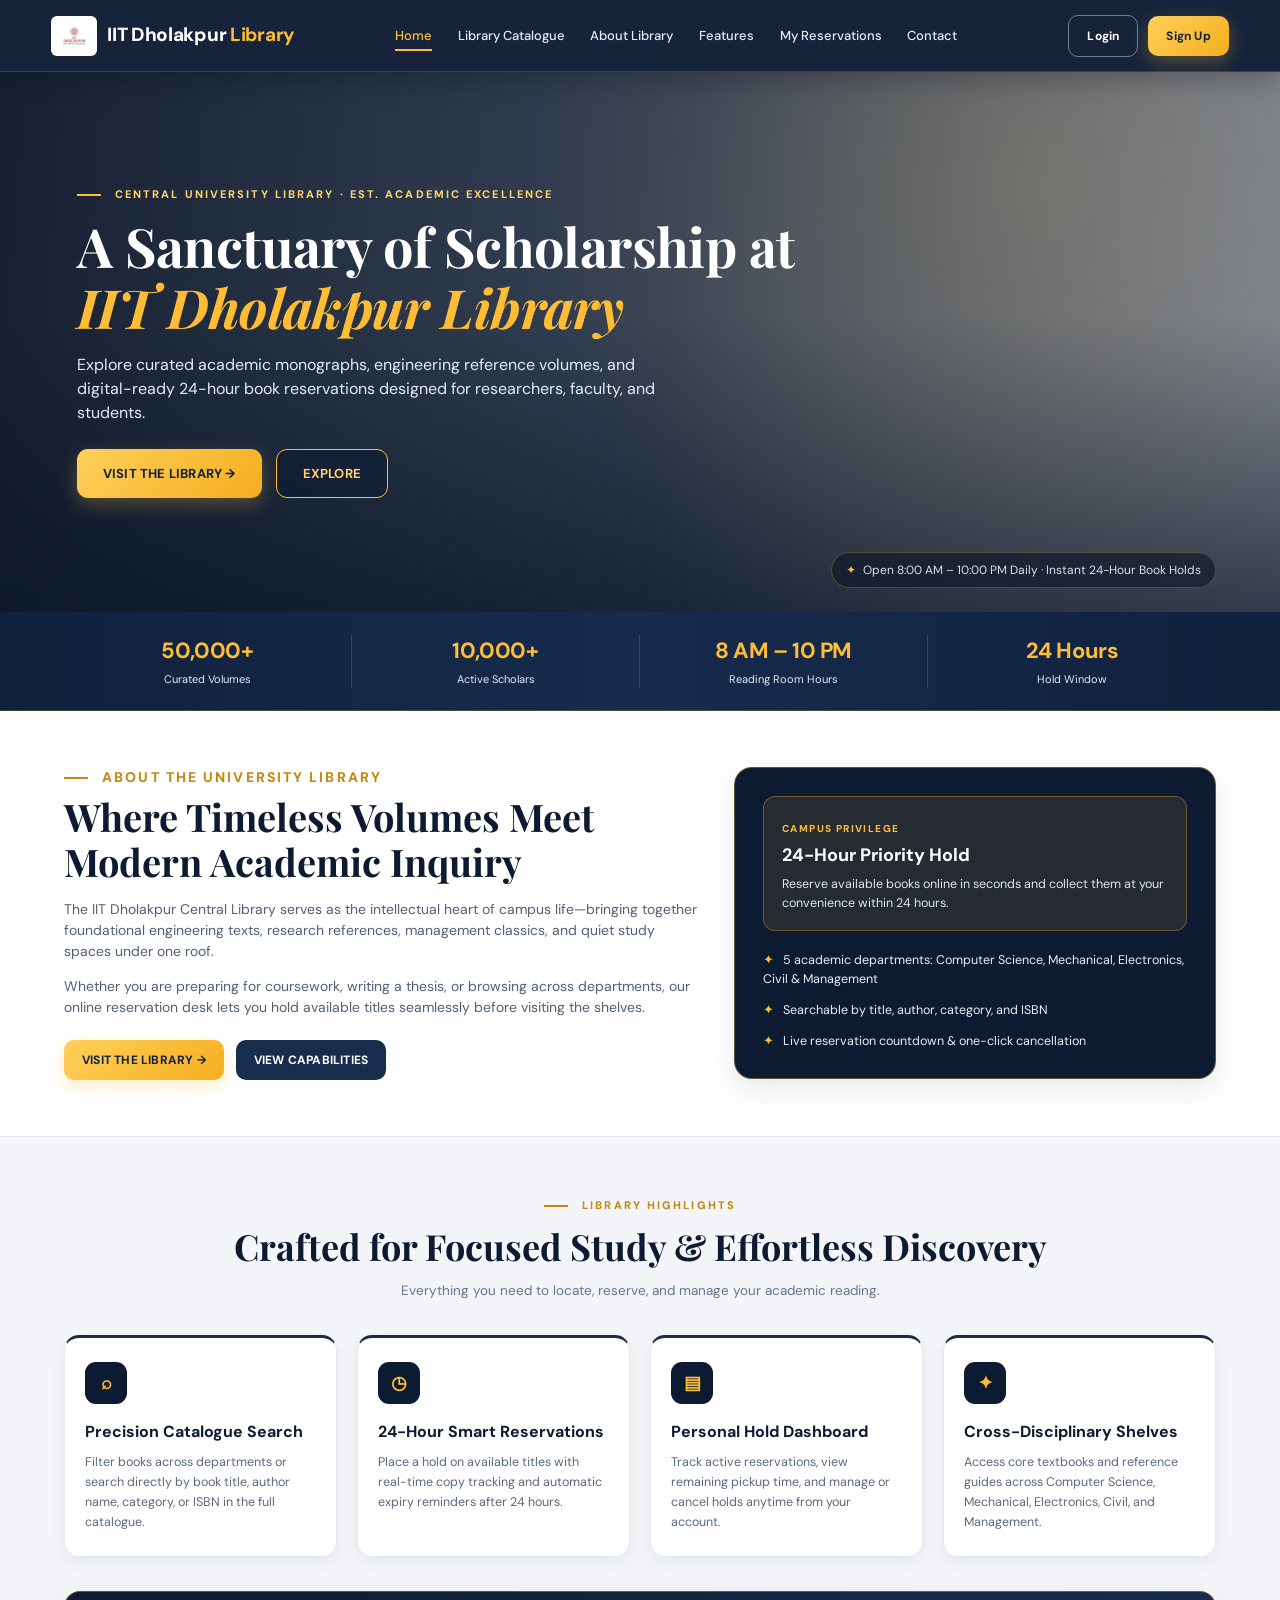
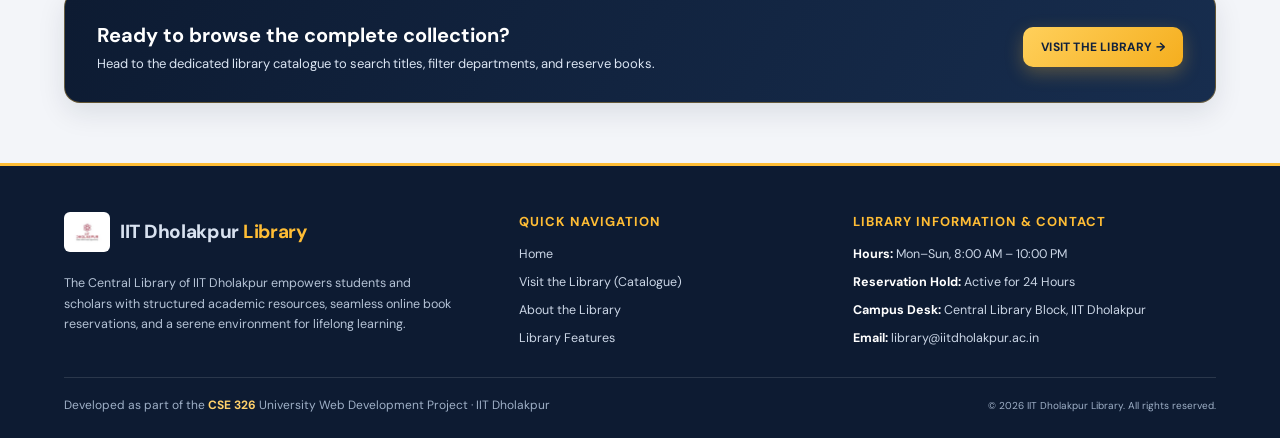
<file: lpu-library-redesign/index.html>
<!DOCTYPE html>
<html lang="en">
<head>
  <meta charset="UTF-8">
  <meta name="viewport" content="width=device-width, initial-scale=1.0">
  <meta name="theme-color" content="#0d1b32">
  <title>IIT Dholakpur Central Library | Premier University Knowledge Hub</title>
  <link rel="preconnect" href="https://fonts.googleapis.com">
  <link rel="preconnect" href="https://fonts.gstatic.com" crossorigin>
  <link href="https://fonts.googleapis.com/css2?family=DM+Sans:wght@400;500;600;700;800&family=Playfair+Display:ital,wght@0,600;0,700;1,600&display=swap" rel="stylesheet">
  <link rel="stylesheet" href="css/style.css">
  <script src="js/books.js" defer></script>
  <script src="js/app.js" defer></script>
</head>
<body class="landing-page">
  <header class="topbar">
    <a class="brand" href="index.html">
      <img class="brand-mark" src="assets/iit-dholakpur-logo.png" alt="IIT Dholakpur logo">
      <span>IIT Dholakpur <b>Library</b></span>
    </a>

    <nav class="main-nav" aria-label="Main navigation">
      <a href="index.html" class="active-link">Home</a>
      <a href="books.html">Library Catalogue</a>
      <a href="#about-library">About Library</a>
      <a href="#features">Features</a>
      <button id="myReservationsNav" class="nav-link" type="button">My Reservations</button>
      <a href="#contact">Contact</a>
    </nav>

    <div class="account-actions">
      <span id="userGreeting" class="user-greeting"></span>
      <button class="btn btn-outline" id="loginOpen" type="button">Login</button>
      <button class="btn btn-gold" id="signupOpen" type="button">Sign Up</button>
      <button class="btn btn-outline hidden" id="logoutBtn" type="button" onclick="setTimeout(function(){ window.location.href='index.html'; }, 350);">Log out</button>
    </div>

    <button class="mobile-menu" id="mobileMenu" aria-label="Toggle navigation" type="button">☰</button>
  </header>

  <main id="home">
    <section class="hero cinema-hero">
      <div class="hero-shade"></div>

      <div class="hero-content">
        <p class="eyebrow"><span></span> CENTRAL UNIVERSITY LIBRARY · EST. ACADEMIC EXCELLENCE</p>
        <h1>A Sanctuary of Scholarship at <em>IIT Dholakpur Library</em></h1>
        <p class="hero-copy">
          Explore curated academic monographs, engineering reference volumes, and digital-ready 24-hour book reservations designed for researchers, faculty, and students.
        </p>

        <div class="hero-cta-group">
          <a href="books.html" class="btn btn-gold btn-hero-primary">VISIT THE LIBRARY →</a>
          <a href="#about-library" class="btn btn-outline-gold btn-hero-secondary">EXPLORE</a>
        </div>
      </div>

      <div class="hero-note">
        <span>✦</span>
        Open 8:00 AM – 10:00 PM Daily · Instant 24-Hour Book Holds
      </div>
    </section>

    <section class="stats">
      <div><strong>50,000+</strong><span>Curated Volumes</span></div>
      <div><strong>10,000+</strong><span>Active Scholars</span></div>
      <div><strong>8 AM – 10 PM</strong><span>Reading Room Hours</span></div>
      <div><strong>24 Hours</strong><span>Hold Window</span></div>
    </section>

    <section class="intro-section" id="about-library">
      <div class="intro-grid">
        <div class="intro-copy">
          <p class="eyebrow dark"><span></span> ABOUT THE UNIVERSITY LIBRARY</p>
          <h2>Where Timeless Volumes Meet Modern Academic Inquiry</h2>
          <p>
            The IIT Dholakpur Central Library serves as the intellectual heart of campus life—bringing together foundational engineering texts, research references, management classics, and quiet study spaces under one roof.
          </p>
          <p>
            Whether you are preparing for coursework, writing a thesis, or browsing across departments, our online reservation desk lets you hold available titles seamlessly before visiting the shelves.
          </p>
          <div class="intro-actions">
            <a href="books.html" class="btn btn-gold">VISIT THE LIBRARY →</a>
            <a href="#features" class="btn btn-navy">VIEW CAPABILITIES</a>
          </div>
        </div>

        <div class="intro-panel">
          <div class="intro-card-highlight">
            <span class="gold-badge">CAMPUS PRIVILEGE</span>
            <h3>24-Hour Priority Hold</h3>
            <p>Reserve available books online in seconds and collect them at your convenience within 24 hours.</p>
          </div>
          <ul class="intro-checklist">
            <li><span>✦</span> 5 academic departments: Computer Science, Mechanical, Electronics, Civil &amp; Management</li>
            <li><span>✦</span> Searchable by title, author, category, and ISBN</li>
            <li><span>✦</span> Live reservation countdown &amp; one-click cancellation</li>
          </ul>
        </div>
      </div>
    </section>

    <section class="features-section" id="features">
      <div class="section-heading centered">
        <div>
          <p class="eyebrow dark"><span></span> LIBRARY HIGHLIGHTS</p>
          <h2>Crafted for Focused Study &amp; Effortless Discovery</h2>
          <p class="section-subtext">Everything you need to locate, reserve, and manage your academic reading.</p>
        </div>
      </div>

      <div class="features-grid">
        <article class="feature-card">
          <div class="feature-icon">⌕</div>
          <h3>Precision Catalogue Search</h3>
          <p>Filter books across departments or search directly by book title, author name, category, or ISBN in the full catalogue.</p>
        </article>

        <article class="feature-card">
          <div class="feature-icon">◷</div>
          <h3>24-Hour Smart Reservations</h3>
          <p>Place a hold on available titles with real-time copy tracking and automatic expiry reminders after 24 hours.</p>
        </article>

        <article class="feature-card">
          <div class="feature-icon">▤</div>
          <h3>Personal Hold Dashboard</h3>
          <p>Track active reservations, view remaining pickup time, and manage or cancel holds anytime from your account.</p>
        </article>

        <article class="feature-card">
          <div class="feature-icon">✦</div>
          <h3>Cross-Disciplinary Shelves</h3>
          <p>Access core textbooks and reference guides across Computer Science, Mechanical, Electronics, Civil, and Management.</p>
        </article>
      </div>

      <div class="cta-banner">
        <div>
          <h3>Ready to browse the complete collection?</h3>
          <p>Head to the dedicated library catalogue to search titles, filter departments, and reserve books.</p>
        </div>
        <a href="books.html" class="btn btn-gold">VISIT THE LIBRARY →</a>
      </div>
    </section>
  </main>

  <div class="hidden" aria-hidden="true">
    <form id="searchForm"><input id="searchInput" type="search"></form>
    <button type="button" class="search-tab active" data-search="title">Title</button>
    <button type="button" id="advancedSearch">Advanced</button>
    <div id="departmentFilters"></div>
    <span id="resultCount"></span>
    <div id="bookList"></div>
    <button type="button" id="myReservationsSide">Reservations</button>
  </div>

  <footer class="site-footer" id="contact">
    <div class="footer-grid">
      <div class="footer-col footer-brand-col">
        <a class="brand" href="index.html">
          <img class="brand-mark" src="assets/iit-dholakpur-logo.png" alt="IIT Dholakpur logo">
          <span>IIT Dholakpur <b>Library</b></span>
        </a>
        <p class="footer-desc">
          The Central Library of IIT Dholakpur empowers students and scholars with structured academic resources, seamless online book reservations, and a serene environment for lifelong learning.
        </p>
      </div>

      <div class="footer-col">
        <h4>Quick Navigation</h4>
        <ul class="footer-links">
          <li><a href="index.html">Home</a></li>
          <li><a href="books.html">Visit the Library (Catalogue)</a></li>
          <li><a href="#about-library">About the Library</a></li>
          <li><a href="#features">Library Features</a></li>
        </ul>
      </div>

      <div class="footer-col">
        <h4>Library Information &amp; Contact</h4>
        <ul class="footer-meta">
          <li><strong>Hours:</strong> Mon–Sun, 8:00 AM – 10:00 PM</li>
          <li><strong>Reservation Hold:</strong> Active for 24 Hours</li>
          <li><strong>Campus Desk:</strong> Central Library Block, IIT Dholakpur</li>
          <li><strong>Email:</strong> library@iitdholakpur.ac.in</li>
        </ul>
      </div>
    </div>

    <div class="footer-bottom">
      <p>Developed as part of the <strong>CSE 326</strong> University Web Development Project · IIT Dholakpur</p>
      <small>© 2026 IIT Dholakpur Library. All rights reserved.</small>
    </div>
  </footer>

  <div class="modal-backdrop" id="authModal" aria-hidden="true">
    <section class="modal auth-modal" role="dialog" aria-modal="true" aria-labelledby="authTitle">
      <button class="modal-close" data-close="authModal" aria-label="Close">×</button>
      <img class="modal-icon" src="assets/iit-dholakpur-logo.png" alt="IIT Dholakpur logo">
      <p class="eyebrow dark">WELCOME TO IIT DHOLAKPUR LIBRARY</p>
      <h2 id="authTitle">Welcome back</h2>
      <p class="modal-subtitle" id="authSubtitle">Log in to reserve your favourite books.</p>

      <div class="auth-switch">
        <button class="active" id="loginTab" type="button">Login</button>
        <button id="signupTab" type="button">Create account</button>
      </div>

      <form id="authForm">
        <label id="nameLabel" class="hidden">
          Full name
          <input id="authName" autocomplete="name" placeholder="Your full name">
        </label>

        <label>
          Email address
          <input id="authEmail" type="email" required autocomplete="email" placeholder="name@iitdholakpur.ac.in">
        </label>

        <label>
          Password
          <input id="authPassword" type="password" required minlength="4" autocomplete="current-password" placeholder="Enter your password">
        </label>

        <button class="btn btn-gold full-btn" type="submit" id="authSubmit">Login to your account →</button>
      </form>

      <p class="demo-note">Testing mode: the demo email and password are filled automatically. Either tab will log you in.</p>
    </section>
  </div>

  <div class="modal-backdrop" id="reservationModal" aria-hidden="true">
    <section class="modal reservation-modal" role="dialog" aria-modal="true" aria-labelledby="reservationTitle">
      <button class="modal-close" data-close="reservationModal" aria-label="Close">×</button>
      <p class="eyebrow dark">YOUR LIBRARY ACCOUNT</p>
      <h2 id="reservationTitle">My Reservations</h2>
      <p class="modal-subtitle">Your reserved books and collection deadline.</p>
      <div id="reservationList" class="reservation-list"></div>
    </section>
  </div>

  <div class="toast" id="toast" role="status"></div>
</body>
</html>
</file>
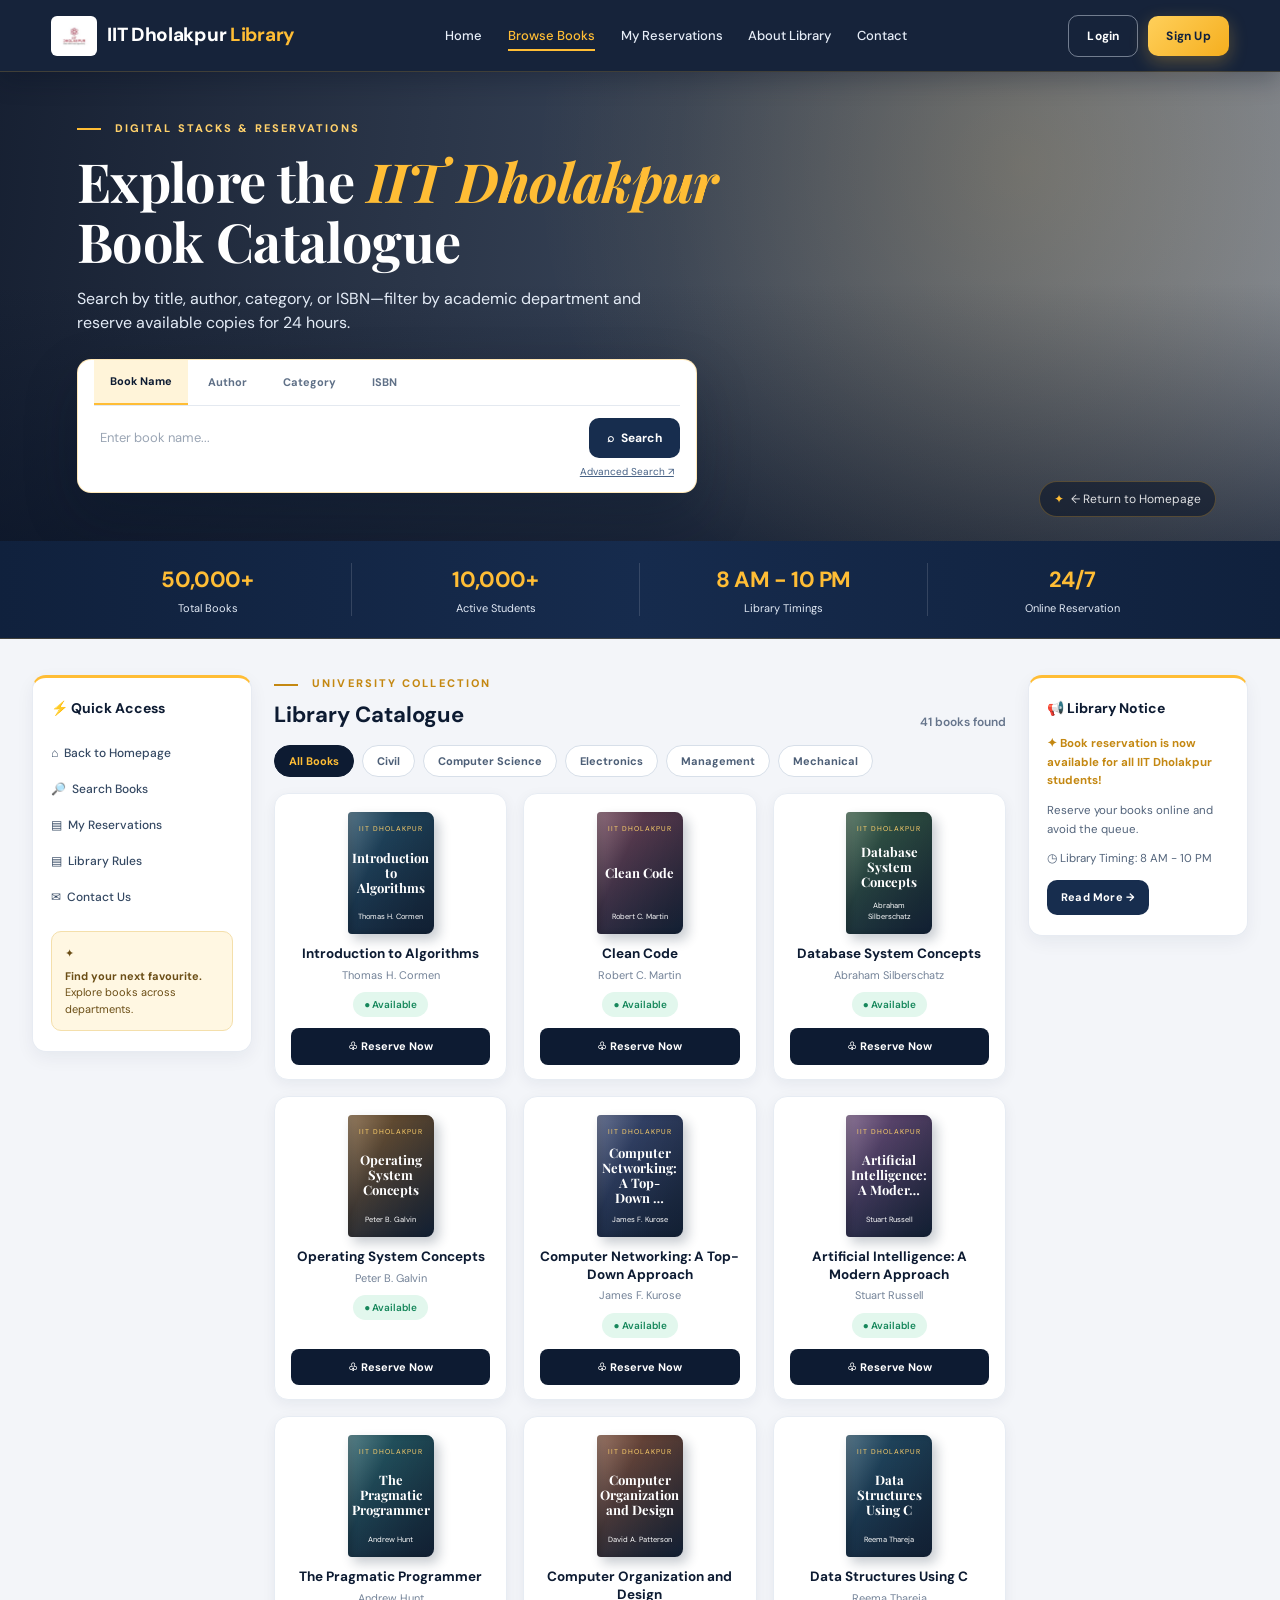
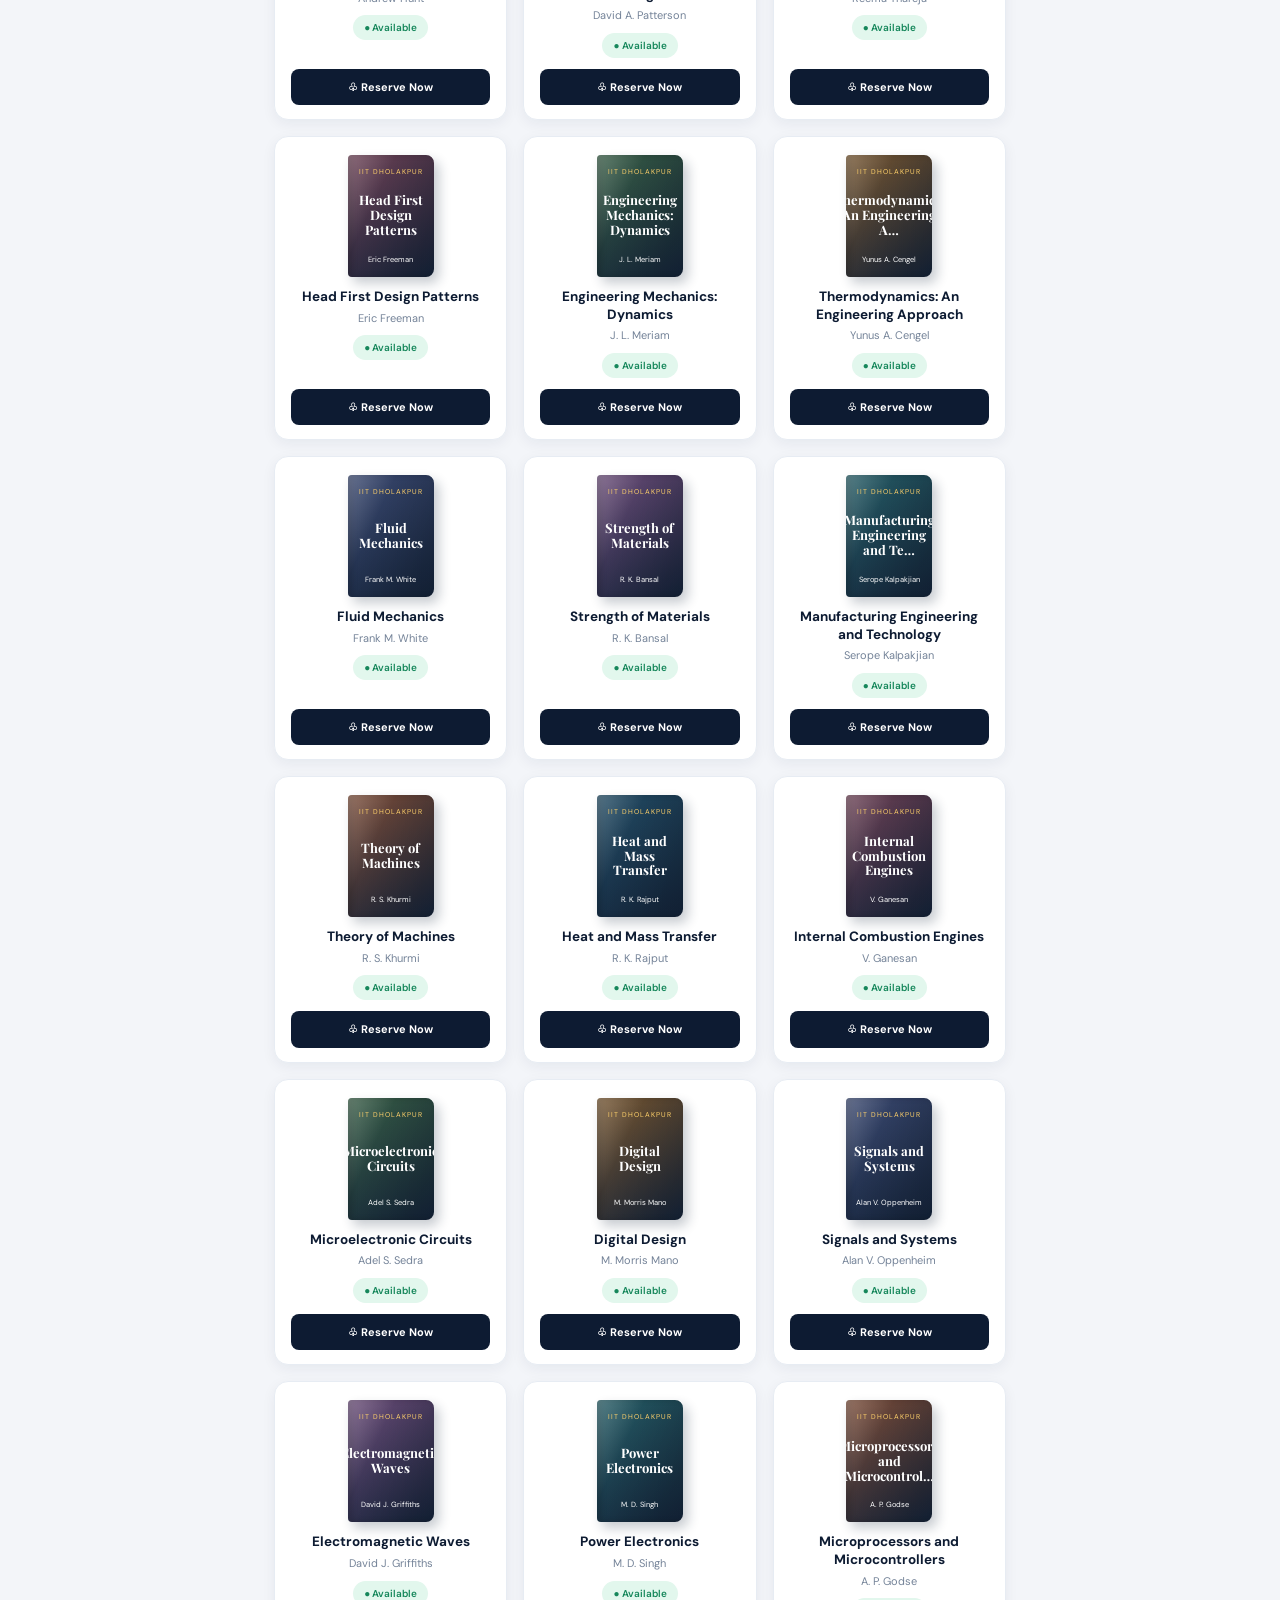
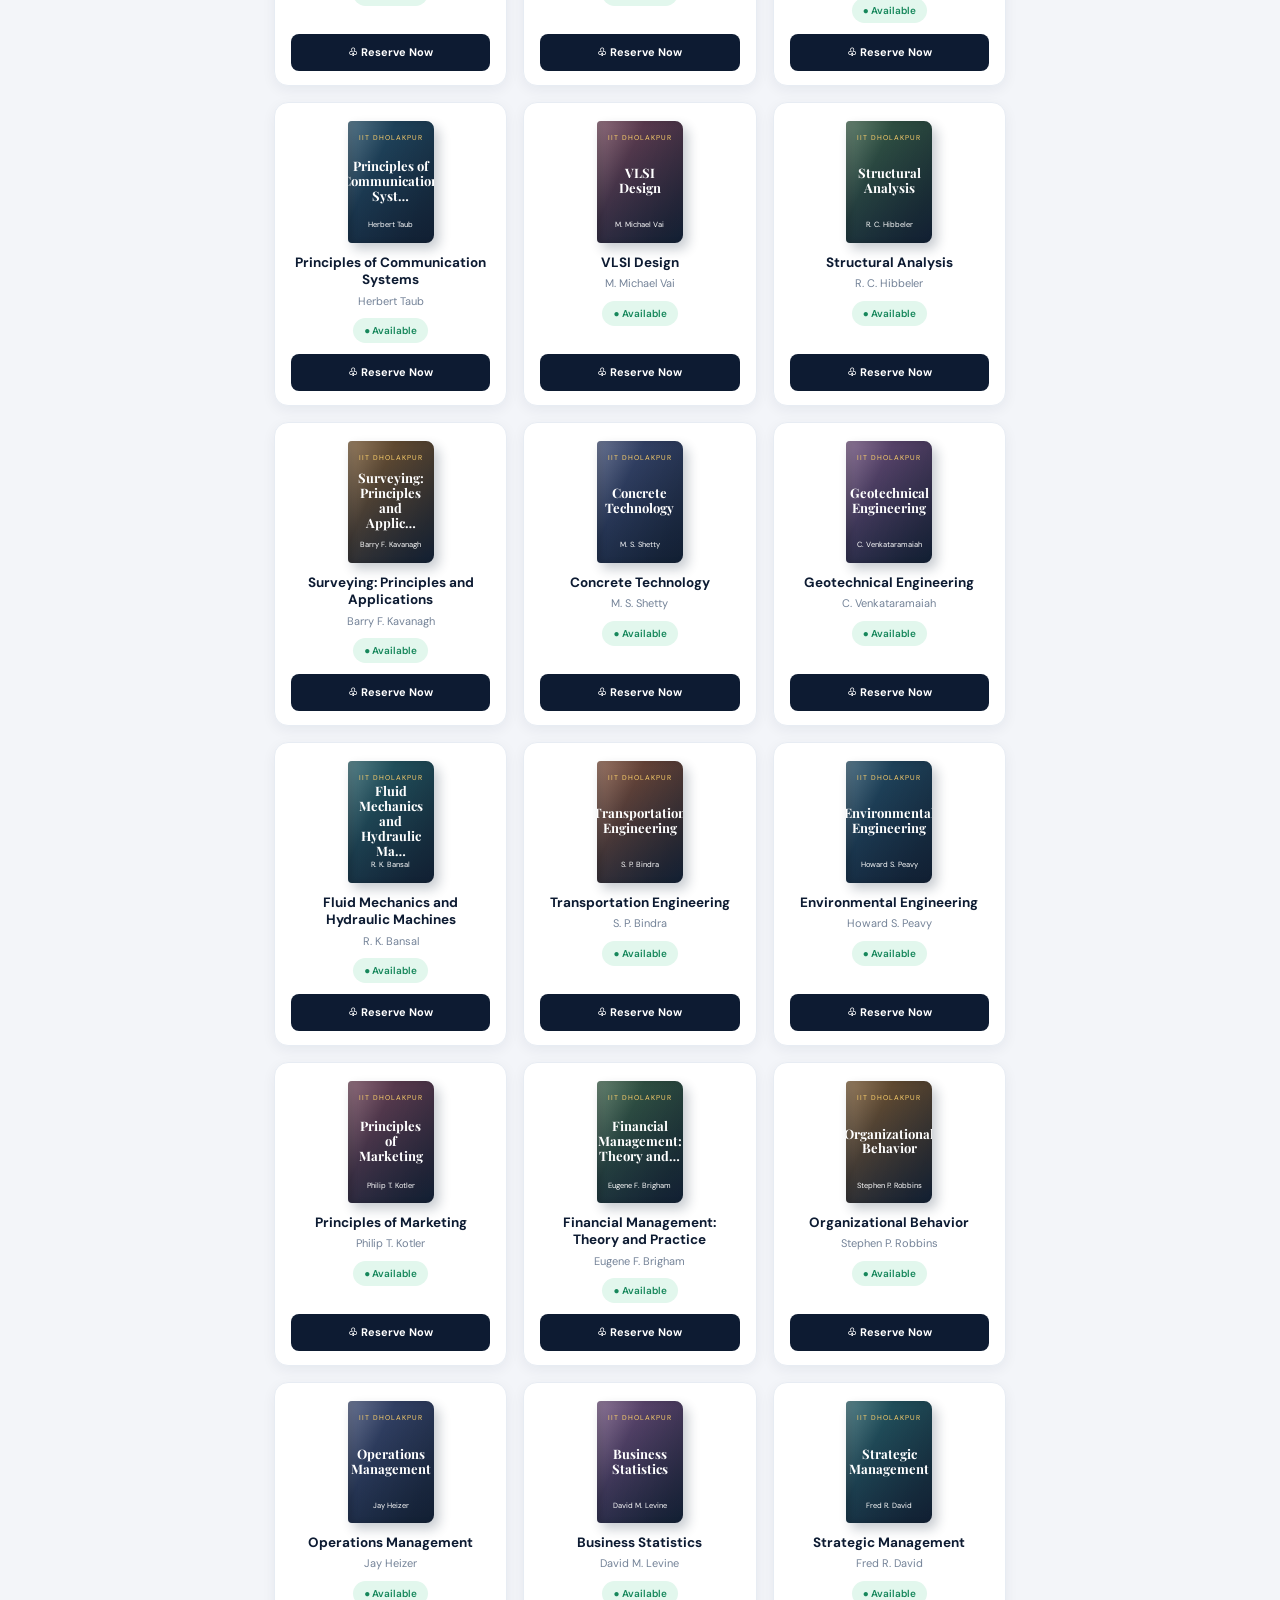
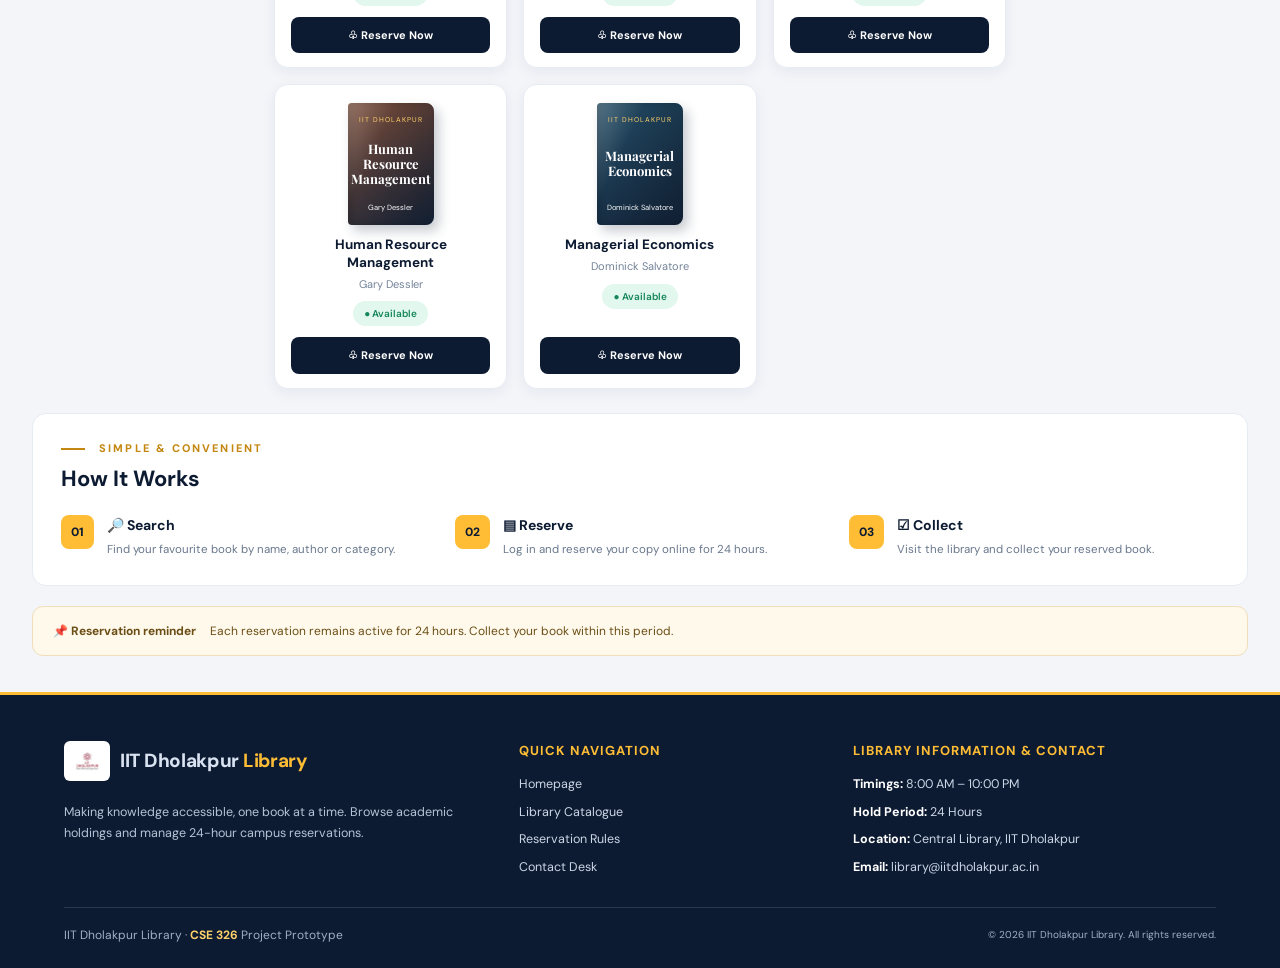
<file: lpu-library-redesign/books.html>
<!DOCTYPE html>
<html lang="en">
<head>
  <meta charset="UTF-8">
  <meta name="viewport" content="width=device-width, initial-scale=1.0">
  <meta name="theme-color" content="#0d1b32">
  <title>Library Catalogue | IIT Dholakpur Library</title>
  <link rel="preconnect" href="https://fonts.googleapis.com">
  <link rel="preconnect" href="https://fonts.gstatic.com" crossorigin>
  <link href="https://fonts.googleapis.com/css2?family=DM+Sans:wght@400;500;600;700;800&family=Playfair+Display:ital,wght@0,600;0,700;1,600&display=swap" rel="stylesheet">
  <link rel="stylesheet" href="css/style.css">
  <script src="js/books.js" defer></script>
  <script src="js/app.js" defer></script>
</head>
<body class="catalogue-page">
  <header class="topbar">
    <a class="brand" href="index.html">
      <img class="brand-mark" src="assets/iit-dholakpur-logo.png" alt="IIT Dholakpur logo">
      <span>IIT Dholakpur <b>Library</b></span>
    </a>

    <nav class="main-nav" aria-label="Main navigation">
      <a href="index.html">Home</a>
      <a href="books.html" class="active-link">Browse Books</a>
      <button id="myReservationsNav" class="nav-link" type="button">My Reservations</button>
      <a href="index.html#about-library">About Library</a>
      <a href="#contact">Contact</a>
    </nav>

    <div class="account-actions">
      <span id="userGreeting" class="user-greeting"></span>
      <button class="btn btn-outline" id="loginOpen" type="button">Login</button>
      <button class="btn btn-gold" id="signupOpen" type="button">Sign Up</button>
      <button class="btn btn-outline hidden" id="logoutBtn" type="button" onclick="setTimeout(function(){ window.location.href='index.html'; }, 350);">Log out</button>
    </div>

    <button class="mobile-menu" id="mobileMenu" aria-label="Toggle navigation" type="button">☰</button>
  </header>

  <main>
    <section class="hero catalogue-hero">
      <div class="hero-shade"></div>

      <div class="hero-content">
        <p class="eyebrow"><span></span> DIGITAL STACKS &amp; RESERVATIONS</p>
        <h1>Explore the <em>IIT Dholakpur</em> Book Catalogue</h1>
        <p class="hero-copy">Search by title, author, category, or ISBN—filter by academic department and reserve available copies for 24 hours.</p>

        <form id="searchForm" class="search-panel">
          <div class="search-tabs">
            <button type="button" class="search-tab active" data-search="title">Book Name</button>
            <button type="button" class="search-tab" data-search="author">Author</button>
            <button type="button" class="search-tab" data-search="department">Category</button>
            <button type="button" class="search-tab" data-search="isbn">ISBN</button>
          </div>

          <div class="search-input-row">
            <input id="searchInput" type="search" placeholder="Enter book name..." aria-label="Search books">
            <button class="btn btn-navy" type="submit">⌕ &nbsp;Search</button>
          </div>

          <button class="advanced-link" id="advancedSearch" type="button">Advanced Search ↗</button>
        </form>
      </div>

      <div class="hero-note">
        <span>✦</span>
        <a href="index.html">← Return to Homepage</a>
      </div>
    </section>

    <section class="stats">
      <div><strong>50,000+</strong><span>Total Books</span></div>
      <div><strong>10,000+</strong><span>Active Students</span></div>
      <div><strong>8 AM - 10 PM</strong><span>Library Timings</span></div>
      <div><strong>24/7</strong><span>Online Reservation</span></div>
    </section>

    <section class="content-layout" id="catalog">
      <aside class="quick-card">
        <h3>⚡ Quick Access</h3>
        <a href="index.html">⌂ &nbsp;Back to Homepage</a>
        <a href="#catalog">🔎 &nbsp;Search Books</a>
        <button id="myReservationsSide" type="button">▤ &nbsp;My Reservations</button>
        <a href="#rules">▤ &nbsp;Library Rules</a>
        <a href="#contact">✉ &nbsp;Contact Us</a>

        <div class="side-tip">
          <span>✦</span>
          <p><b>Find your next favourite.</b><br>Explore books across departments.</p>
        </div>
      </aside>

      <section class="popular">
        <div class="section-heading">
          <div>
            <p class="eyebrow dark"><span></span> UNIVERSITY COLLECTION</p>
            <h2>Library Catalogue</h2>
          </div>
          <span id="resultCount" class="result-count"></span>
        </div>

        <div class="filter-row" id="departmentFilters">
          <button class="filter-chip active" data-department="all" type="button">All Books</button>
        </div>

        <div class="book-grid" id="bookList"></div>
      </section>

      <aside class="notice-card">
        <h3>📢 Library Notice</h3>
        <p class="notice-highlight">✦ Book reservation is now available for all IIT Dholakpur students!</p>
        <p>Reserve your books online and avoid the queue.</p>
        <p>◷ Library Timing: 8 AM - 10 PM</p>
        <a href="#rules" class="btn btn-navy btn-small">Read More →</a>
      </aside>
    </section>

    <section class="how-section" id="about">
      <div class="section-heading">
        <div>
          <p class="eyebrow dark"><span></span> SIMPLE &amp; CONVENIENT</p>
          <h2>How It Works</h2>
        </div>
      </div>

      <div class="steps">
        <article>
          <span>01</span>
          <div>
            <h3>🔎 Search</h3>
            <p>Find your favourite book by name, author or category.</p>
          </div>
        </article>

        <article>
          <span>02</span>
          <div>
            <h3>▤ Reserve</h3>
            <p>Log in and reserve your copy online for 24 hours.</p>
          </div>
        </article>

        <article>
          <span>03</span>
          <div>
            <h3>☑ Collect</h3>
            <p>Visit the library and collect your reserved book.</p>
          </div>
        </article>
      </div>
    </section>

    <section class="rules-strip" id="rules">
      <b>📌 Reservation reminder</b>
      <span>Each reservation remains active for 24 hours. Collect your book within this period.</span>
    </section>
  </main>

  <footer class="site-footer" id="contact">
    <div class="footer-grid">
      <div class="footer-col footer-brand-col">
        <a class="brand" href="index.html">
          <img class="brand-mark" src="assets/iit-dholakpur-logo.png" alt="IIT Dholakpur logo">
          <span>IIT Dholakpur <b>Library</b></span>
        </a>
        <p class="footer-desc">
          Making knowledge accessible, one book at a time. Browse academic holdings and manage 24-hour campus reservations.
        </p>
      </div>

      <div class="footer-col">
        <h4>Quick Navigation</h4>
        <ul class="footer-links">
          <li><a href="index.html">Homepage</a></li>
          <li><a href="books.html">Library Catalogue</a></li>
          <li><a href="#rules">Reservation Rules</a></li>
          <li><a href="#contact">Contact Desk</a></li>
        </ul>
      </div>

      <div class="footer-col">
        <h4>Library Information &amp; Contact</h4>
        <ul class="footer-meta">
          <li><strong>Timings:</strong> 8:00 AM – 10:00 PM</li>
          <li><strong>Hold Period:</strong> 24 Hours</li>
          <li><strong>Location:</strong> Central Library, IIT Dholakpur</li>
          <li><strong>Email:</strong> library@iitdholakpur.ac.in</li>
        </ul>
      </div>
    </div>

    <div class="footer-bottom">
      <p>IIT Dholakpur Library · <strong>CSE 326</strong> Project Prototype</p>
      <small>© 2026 IIT Dholakpur Library. All rights reserved.</small>
    </div>
  </footer>

  <div class="modal-backdrop" id="authModal" aria-hidden="true">
    <section class="modal auth-modal" role="dialog" aria-modal="true" aria-labelledby="authTitle">
      <button class="modal-close" data-close="authModal" aria-label="Close">×</button>
      <img class="modal-icon" src="assets/iit-dholakpur-logo.png" alt="IIT Dholakpur logo">
      <p class="eyebrow dark">WELCOME TO IIT DHOLAKPUR LIBRARY</p>
      <h2 id="authTitle">Welcome back</h2>
      <p class="modal-subtitle" id="authSubtitle">Log in to reserve your favourite books.</p>

      <div class="auth-switch">
        <button class="active" id="loginTab" type="button">Login</button>
        <button id="signupTab" type="button">Create account</button>
      </div>

      <form id="authForm">
        <label id="nameLabel" class="hidden">
          Full name
          <input id="authName" autocomplete="name" placeholder="Your full name">
        </label>

        <label>
          Email address
          <input id="authEmail" type="email" required autocomplete="email" placeholder="name@iitdholakpur.ac.in">
        </label>

        <label>
          Password
          <input id="authPassword" type="password" required minlength="4" autocomplete="current-password" placeholder="Enter your password">
        </label>

        <button class="btn btn-gold full-btn" type="submit" id="authSubmit">Login to your account →</button>
      </form>

      <p class="demo-note">Testing mode: the demo email and password are filled automatically. Either tab will log you in.</p>
    </section>
  </div>

  <div class="modal-backdrop" id="reservationModal" aria-hidden="true">
    <section class="modal reservation-modal" role="dialog" aria-modal="true" aria-labelledby="reservationTitle">
      <button class="modal-close" data-close="reservationModal" aria-label="Close">×</button>
      <p class="eyebrow dark">YOUR LIBRARY ACCOUNT</p>
      <h2 id="reservationTitle">My Reservations</h2>
      <p class="modal-subtitle">Your reserved books and collection deadline.</p>
      <div id="reservationList" class="reservation-list"></div>
    </section>
  </div>

  <div class="toast" id="toast" role="status"></div>
</body>
</html>
</file>
<file: lpu-library-redesign/css/style.css>
:root {
  --navy: #0d1b32;
  --navy-mid: #10213d;
  --navy2: #172d4e;
  --gold: #ffbd35;
  --gold-soft: #ffd16b;
  --gold-deep: #c48812;
  --ink: #17243a;
  --muted: #66758c;
  --paper: #f3f5f9;
  --white: #ffffff;
  --line: #e4e9f0;
  --green: #16875b;
  --shadow-lg: 0 22px 54px rgba(6, 17, 38, 0.22);
  --shadow-md: 0 10px 28px rgba(13, 27, 50, 0.1);
}

* {
  box-sizing: border-box;
}

html {
  scroll-behavior: smooth;
}

body {
  margin: 0;
  background: var(--paper);
  color: var(--ink);
  font-family: "DM Sans", Arial, sans-serif;
  line-height: 1.5;
}

button,
input {
  font: inherit;
}

button,
a {
  -webkit-tap-highlight-color: transparent;
}

button {
  cursor: pointer;
}

a {
  color: inherit;
  text-decoration: none;
}

.topbar {
  min-height: 72px;
  padding: 10px clamp(18px, 4vw, 62px);
  display: flex;
  align-items: center;
  justify-content: space-between;
  gap: 20px;
  background: rgba(13, 27, 50, 0.96);
  backdrop-filter: blur(10px);
  border-bottom: 1px solid rgba(255, 189, 53, 0.18);
  color: var(--white);
  position: sticky;
  top: 0;
  z-index: 30;
  box-shadow: 0 8px 24px rgba(6, 15, 32, 0.28);
}

.brand {
  display: inline-flex;
  align-items: center;
  gap: 10px;
  font-size: 19px;
  font-weight: 800;
  white-space: nowrap;
  letter-spacing: -0.3px;
}

.brand b {
  color: var(--gold);
}

.brand-mark {
  width: auto;
  height: 40px;
  object-fit: contain;
  border-radius: 6px;
  background: #ffffff;
  padding: 2px 5px;
}

.main-nav {
  display: flex;
  align-items: center;
  gap: clamp(14px, 2vw, 28px);
  font-size: 13px;
  font-weight: 500;
}

.main-nav a,
.nav-link {
  color: #e6edf7;
  position: relative;
  padding: 4px 0;
  transition: color 0.2s ease;
}

.main-nav a::after,
.nav-link::after {
  content: "";
  position: absolute;
  left: 0;
  bottom: -2px;
  width: 0;
  height: 2px;
  background: var(--gold);
  transition: width 0.22s ease;
}

.main-nav a:hover,
.main-nav a.active-link,
.nav-link:hover {
  color: var(--gold);
}

.main-nav a:hover::after,
.main-nav a.active-link::after,
.nav-link:hover::after {
  width: 100%;
}

.nav-link {
  border: 0;
  background: none;
}

.account-actions {
  display: flex;
  align-items: center;
  gap: 10px;
}

.btn {
  display: inline-flex;
  align-items: center;
  justify-content: center;
  gap: 6px;
  border: 0;
  border-radius: 10px;
  padding: 11px 18px;
  font-weight: 700;
  font-size: 12px;
  letter-spacing: 0.2px;
  transition: transform 0.2s ease, box-shadow 0.2s ease, background 0.2s ease, color 0.2s ease, border-color 0.2s ease;
}

.btn:hover {
  transform: translateY(-2px);
  box-shadow: 0 8px 20px rgba(6, 16, 36, 0.24);
}

.btn-outline {
  border: 1px solid rgba(226, 235, 248, 0.45);
  background: transparent;
  color: var(--white);
}

.btn-outline:hover {
  border-color: var(--gold);
  color: var(--gold);
}

.btn-outline-gold {
  border: 1.5px solid var(--gold);
  background: rgba(13, 27, 50, 0.55);
  color: var(--gold-soft);
}

.btn-outline-gold:hover {
  background: rgba(255, 189, 53, 0.14);
  color: var(--white);
}

.btn-gold {
  background: linear-gradient(135deg, #ffd05b, #f5ae1e);
  color: #10213d;
  box-shadow: 0 6px 18px rgba(255, 189, 53, 0.28);
}

.btn-navy {
  background: var(--navy2);
  color: var(--white);
}

.btn-navy:hover {
  background: #21406e;
}

.btn-hero-primary,
.btn-hero-secondary {
  padding: 14px 26px;
  font-size: 13px;
  border-radius: 11px;
}

.user-greeting {
  font-size: 12px;
  font-weight: 600;
  color: var(--gold-soft);
}

.hidden {
  display: none !important;
}

.mobile-menu {
  display: none;
  background: none;
  border: 0;
  color: var(--white);
  font-size: 24px;
}

.hero {
  min-height: 440px;
  position: relative;
  display: flex;
  align-items: center;
  padding: 58px clamp(22px, 6vw, 92px);
  overflow: hidden;
  color: var(--white);
  background:
    linear-gradient(95deg, rgba(9, 19, 38, 0.94) 0%, rgba(13, 27, 50, 0.82) 52%, rgba(13, 27, 50, 0.52) 100%),
    url("https://images.unsplash.com/photo-1507842217343-583bb7270b66?auto=format&fit=crop&w=2000&q=85") center 46% / cover no-repeat;
}

.cinema-hero {
  min-height: 540px;
  padding: 76px clamp(22px, 6vw, 96px);
}

.catalogue-hero {
  min-height: 410px;
  padding: 48px clamp(22px, 6vw, 90px);
}

.hero-shade {
  position: absolute;
  inset: 0;
  background:
    radial-gradient(circle at 80% 20%, rgba(255, 189, 53, 0.14), transparent 45%),
    linear-gradient(0deg, rgba(9, 19, 38, 0.65), transparent 55%);
  pointer-events: none;
}

.hero-content {
  position: relative;
  z-index: 1;
  max-width: 720px;
  animation: rise 0.75s cubic-bezier(0.22, 1, 0.36, 1) both;
}

.hero-cta-group {
  display: flex;
  flex-wrap: wrap;
  gap: 14px;
  margin-top: 8px;
}

.eyebrow {
  font-size: 11px;
  letter-spacing: 2.1px;
  font-weight: 800;
  color: var(--gold-soft);
  margin: 0 0 14px;
  text-transform: uppercase;
}

.eyebrow span {
  display: inline-block;
  width: 24px;
  height: 2px;
  background: var(--gold);
  vertical-align: middle;
  margin-right: 9px;
}

.eyebrow.dark {
  color: var(--gold-deep);
  margin-bottom: 6px;
}

.eyebrow.dark span {
  background: var(--gold-deep);
}

.hero h1 {
  font-family: "Playfair Display", Georgia, serif;
  font-size: clamp(32px, 4.4vw, 54px);
  line-height: 1.12;
  margin: 0 0 16px;
  font-weight: 700;
  letter-spacing: -0.6px;
}

.hero h1 em {
  font-style: italic;
  color: var(--gold);
}

.hero-copy {
  font-size: clamp(14px, 1.25vw, 16px);
  color: #e4ecf7;
  margin: 0 0 24px;
  max-width: 600px;
}

.search-panel {
  background: var(--white);
  color: var(--ink);
  width: min(620px, 100%);
  border-radius: 14px;
  padding: 0 16px 12px;
  border: 1px solid rgba(255, 189, 53, 0.35);
  box-shadow: var(--shadow-lg);
  animation: rise 0.85s 0.1s cubic-bezier(0.22, 1, 0.36, 1) both;
}

.search-tabs {
  display: flex;
  flex-wrap: wrap;
  gap: 4px;
  border-bottom: 1px solid var(--line);
}

.search-tab {
  padding: 13px 16px;
  border: 0;
  background: transparent;
  color: #5f7087;
  font-size: 11px;
  font-weight: 700;
  transition: background 0.2s, color 0.2s;
}

.search-tab.active {
  color: var(--navy);
  background: #fff4d9;
  border-bottom: 2px solid var(--gold);
}

.search-input-row {
  display: flex;
  gap: 10px;
  padding: 12px 0 4px;
}

.search-input-row input {
  flex: 1;
  min-width: 0;
  border: 0;
  outline: 0;
  padding: 10px 6px;
  font-size: 13px;
  color: var(--ink);
}

.search-input-row input::placeholder {
  color: #9aa5b4;
}

.advanced-link {
  display: block;
  margin-left: auto;
  border: 0;
  background: none;
  color: #456084;
  text-decoration: underline;
  font-size: 10px;
  padding-top: 2px;
}

.hero-note {
  position: absolute;
  right: clamp(20px, 5vw, 72px);
  bottom: 24px;
  z-index: 1;
  color: rgba(255, 255, 255, 0.86);
  font-size: 12px;
  background: rgba(9, 19, 38, 0.58);
  padding: 8px 14px;
  border-radius: 999px;
  border: 1px solid rgba(255, 189, 53, 0.25);
}

.hero-note span {
  color: var(--gold);
  margin-right: 4px;
}

.stats {
  background: linear-gradient(90deg, #10213d 0%, #162b4d 50%, #10213d 100%);
  color: var(--white);
  display: grid;
  grid-template-columns: repeat(4, 1fr);
  padding: 22px clamp(18px, 5vw, 70px);
  text-align: center;
  border-bottom: 1px solid rgba(255, 189, 53, 0.2);
}

.stats div {
  display: grid;
  gap: 4px;
  border-right: 1px solid rgba(255, 255, 255, 0.14);
}

.stats div:last-child {
  border: 0;
}

.stats strong {
  font-size: 22px;
  color: var(--gold);
  letter-spacing: -0.4px;
}

.stats span {
  font-size: 11px;
  color: #e2eaf6;
}

.intro-section {
  padding: 56px clamp(20px, 5vw, 80px);
  background: var(--white);
  border-bottom: 1px solid var(--line);
}

.intro-grid {
  max-width: 1200px;
  margin: 0 auto;
  display: grid;
  grid-template-columns: 1.25fr 0.95fr;
  gap: 36px;
  align-items: center;
}

.intro-copy h2 {
  font-family: "Playfair Display", Georgia, serif;
  font-size: clamp(26px, 3vw, 38px);
  line-height: 1.2;
  color: var(--navy);
  margin: 0 0 14px;
}

.intro-copy p {
  color: #4f6078;
  font-size: 14px;
  margin: 0 0 14px;
}

.intro-actions {
  display: flex;
  flex-wrap: wrap;
  gap: 12px;
  margin-top: 22px;
}

.intro-panel {
  background: var(--navy);
  color: var(--white);
  border-radius: 18px;
  padding: 28px;
  border: 1px solid rgba(255, 189, 53, 0.35);
  box-shadow: var(--shadow-md);
}

.intro-card-highlight {
  background: rgba(255, 189, 53, 0.1);
  border: 1px solid rgba(255, 189, 53, 0.32);
  border-radius: 12px;
  padding: 18px;
  margin-bottom: 20px;
}

.gold-badge {
  display: inline-block;
  font-size: 10px;
  font-weight: 800;
  letter-spacing: 1.4px;
  color: var(--gold);
  margin-bottom: 6px;
}

.intro-card-highlight h3 {
  margin: 0 0 6px;
  font-size: 18px;
  color: var(--white);
}

.intro-card-highlight p {
  margin: 0;
  font-size: 12.5px;
  color: #dce6f5;
}

.intro-checklist {
  list-style: none;
  margin: 0;
  padding: 0;
  display: grid;
  gap: 12px;
  font-size: 12.5px;
  color: #e6eef9;
}

.intro-checklist span {
  color: var(--gold);
  margin-right: 6px;
}

.features-section {
  padding: 60px clamp(20px, 5vw, 80px);
  background: var(--paper);
}

.section-heading.centered {
  justify-content: center;
  text-align: center;
  margin-bottom: 34px;
}

.section-heading.centered h2 {
  font-family: "Playfair Display", Georgia, serif;
  font-size: clamp(26px, 3vw, 36px);
  color: var(--navy);
}

.section-subtext {
  max-width: 560px;
  margin: 8px auto 0;
  font-size: 13.5px;
  color: var(--muted);
}

.features-grid {
  max-width: 1200px;
  margin: 0 auto 34px;
  display: grid;
  grid-template-columns: repeat(4, minmax(0, 1fr));
  gap: 20px;
}

.feature-card {
  background: var(--white);
  border: 1px solid var(--line);
  border-top: 3px solid var(--navy2);
  border-radius: 15px;
  padding: 24px 20px;
  box-shadow: 0 6px 18px rgba(13, 27, 50, 0.06);
  transition: transform 0.25s ease, box-shadow 0.25s ease, border-top-color 0.25s ease;
}

.feature-card:hover {
  transform: translateY(-5px);
  box-shadow: var(--shadow-md);
  border-top-color: var(--gold);
}

.feature-icon {
  width: 42px;
  height: 42px;
  border-radius: 11px;
  background: var(--navy);
  color: var(--gold);
  display: grid;
  place-items: center;
  font-size: 18px;
  font-weight: 700;
  margin-bottom: 16px;
}

.feature-card h3 {
  margin: 0 0 8px;
  font-size: 16px;
  color: var(--navy);
}

.feature-card p {
  margin: 0;
  font-size: 12.5px;
  color: #596980;
  line-height: 1.6;
}

.cta-banner {
  max-width: 1200px;
  margin: 0 auto;
  background: linear-gradient(120deg, var(--navy) 0%, var(--navy2) 100%);
  color: var(--white);
  border-radius: 16px;
  padding: 28px 32px;
  border: 1px solid rgba(255, 189, 53, 0.35);
  display: flex;
  align-items: center;
  justify-content: space-between;
  gap: 20px;
  box-shadow: var(--shadow-md);
}

.cta-banner h3 {
  margin: 0 0 4px;
  font-size: 20px;
  color: var(--white);
}

.cta-banner p {
  margin: 0;
  font-size: 13px;
  color: #dbe5f3;
}

.content-layout {
  display: grid;
  grid-template-columns: 220px minmax(0, 1fr) 220px;
  gap: 22px;
  padding: 36px clamp(16px, 2.5vw, 40px) 24px;
  align-items: start;
}

.quick-card,
.notice-card {
  background: var(--white);
  border: 1px solid #e7ebf2;
  border-top: 3px solid var(--gold);
  border-radius: 14px;
  padding: 20px 18px;
  box-shadow: 0 6px 18px rgba(16, 33, 61, 0.06);
}

.quick-card h3,
.notice-card h3 {
  font-size: 14px;
  margin: 0 0 16px;
  color: var(--navy);
}

.quick-card a,
.quick-card > button {
  display: block;
  width: 100%;
  text-align: left;
  border: 0;
  background: none;
  color: #344862;
  font-size: 12px;
  font-weight: 500;
  padding: 9px 0;
  transition: color 0.2s, transform 0.2s;
}

.quick-card a:hover,
.quick-card > button:hover {
  color: var(--gold-deep);
  transform: translateX(3px);
}

.side-tip {
  margin-top: 16px;
  padding: 13px;
  background: #fff7e2;
  border: 1px solid #f4dfab;
  border-radius: 10px;
  color: #6b4e16;
  font-size: 11px;
}

.side-tip p {
  margin: 6px 0 0;
  line-height: 1.5;
}

.popular {
  min-width: 0;
}

.section-heading {
  display: flex;
  justify-content: space-between;
  align-items: end;
  margin: 0 0 14px;
  gap: 12px;
}

.section-heading h2 {
  font-size: 22px;
  margin: 0;
  color: var(--navy);
}

.result-count {
  font-size: 12px;
  font-weight: 600;
  color: var(--muted);
}

.filter-row {
  display: flex;
  gap: 8px;
  flex-wrap: wrap;
  margin-bottom: 16px;
}

.filter-chip {
  border: 1px solid #d7dfe9;
  border-radius: 30px;
  background: var(--white);
  color: #4d5f77;
  padding: 7px 14px;
  font-size: 11px;
  font-weight: 700;
  transition: all 0.2s ease;
}

.filter-chip.active,
.filter-chip:hover {
  background: var(--navy);
  border-color: var(--navy);
  color: var(--gold);
}

.book-grid {
  display: grid;
  grid-template-columns: repeat(3, minmax(0, 1fr));
  gap: 16px;
}

.book-card {
  background: var(--white);
  border: 1px solid #e7ecf3;
  border-radius: 14px;
  padding: 18px 16px 14px;
  box-shadow: 0 4px 14px rgba(16, 33, 61, 0.06);
  display: flex;
  flex-direction: column;
  align-items: center;
  text-align: center;
  min-height: 268px;
  transition: transform 0.25s ease, box-shadow 0.25s ease, border-color 0.25s ease;
  animation: cardIn 0.45s ease both;
}

.book-card:hover {
  transform: translateY(-5px);
  box-shadow: 0 16px 32px rgba(13, 27, 50, 0.14);
  border-color: rgba(255, 189, 53, 0.55);
}

.book-cover {
  width: 86px;
  height: 122px;
  border-radius: 4px 8px 8px 4px;
  display: flex;
  flex-direction: column;
  justify-content: space-between;
  align-items: center;
  padding: 12px 7px;
  color: var(--white);
  box-shadow: 5px 6px 12px rgba(22, 36, 59, 0.24), inset 4px 0 6px rgba(0, 0, 0, 0.16);
  position: relative;
  overflow: hidden;
  margin-bottom: 11px;
}

.book-cover::after {
  content: "";
  position: absolute;
  inset: 0;
  background: linear-gradient(115deg, rgba(255, 255, 255, 0.24), transparent 34%, rgba(0, 0, 0, 0.14) 82%);
  pointer-events: none;
}

.book-cover small {
  font-size: 7px;
  letter-spacing: 1px;
  color: var(--gold-soft);
  z-index: 1;
}

.book-cover strong {
  font-family: "Playfair Display", serif;
  font-size: 13px;
  line-height: 1.15;
  z-index: 1;
}

.book-cover span {
  font-size: 7.5px;
  z-index: 1;
}

.book-card h3 {
  font-size: 13.5px;
  margin: 0 0 4px;
  line-height: 1.3;
  color: var(--navy);
}

.book-card .author {
  font-size: 11px;
  color: #748398;
  margin: 0 0 9px;
}

.status {
  font-size: 10px;
  font-weight: 600;
  border-radius: 30px;
  background: #e2f7ed;
  color: var(--green);
  padding: 5px 11px;
  margin-bottom: 11px;
}

.status.out {
  background: #fff0e8;
  color: #b35b28;
}

.reserve-button {
  width: 100%;
  margin-top: auto;
  border: 0;
  border-radius: 8px;
  background: var(--navy);
  color: var(--white);
  padding: 10px;
  font-size: 11px;
  font-weight: 700;
  transition: background 0.2s, color 0.2s, transform 0.2s;
}

.reserve-button:hover:not(:disabled) {
  background: var(--navy2);
  color: var(--gold);
  transform: translateY(-1px);
}

.reserve-button:disabled {
  background: #9ba8b7;
  cursor: not-allowed;
}

.notice-card p {
  font-size: 11.5px;
  color: #53647b;
  line-height: 1.6;
}

.notice-card .notice-highlight {
  color: var(--gold-deep);
  font-weight: 700;
}

.btn-small {
  display: inline-block;
  padding: 9px 14px;
  font-size: 11px;
}

.empty-state {
  grid-column: 1 / -1;
  padding: 36px;
  background: var(--white);
  border-radius: 12px;
  text-align: center;
  color: var(--muted);
}

.how-section {
  margin: 0 clamp(16px, 2.5vw, 40px) 20px;
  padding: 26px 28px;
  background: var(--white);
  border: 1px solid #e7ebf2;
  border-radius: 14px;
}

.how-section .section-heading {
  margin-bottom: 20px;
}

.steps {
  display: grid;
  grid-template-columns: repeat(3, 1fr);
  gap: 24px;
}

.steps article {
  display: flex;
  align-items: flex-start;
  gap: 13px;
}

.steps article > span {
  font-size: 12px;
  font-weight: 800;
  color: var(--navy);
  background: var(--gold);
  border-radius: 8px;
  padding: 8px 10px;
}

.steps h3 {
  font-size: 14px;
  margin: 0 0 5px;
  color: var(--navy);
}

.steps p {
  font-size: 11.5px;
  color: #69788d;
  margin: 0;
  line-height: 1.6;
}

.rules-strip {
  margin: 0 clamp(16px, 2.5vw, 40px) 36px;
  padding: 15px 20px;
  border: 1px solid #f0dfb8;
  background: #fff9eb;
  border-radius: 11px;
  display: flex;
  gap: 14px;
  font-size: 12px;
  color: #6b4e16;
}

.rules-strip b {
  white-space: nowrap;
}

.site-footer {
  background: var(--navy);
  color: #d8e2f0;
  border-top: 3px solid var(--gold);
  padding: 46px clamp(20px, 5vw, 72px) 24px;
}

.footer-grid {
  max-width: 1200px;
  margin: 0 auto;
  display: grid;
  grid-template-columns: 1.4fr 1fr 1.2fr;
  gap: 32px;
  padding-bottom: 30px;
  border-bottom: 1px solid rgba(255, 255, 255, 0.12);
}

.footer-desc {
  font-size: 12.5px;
  line-height: 1.65;
  color: #b5c3d6;
  margin: 14px 0 0;
  max-width: 390px;
}

.footer-col h4 {
  margin: 0 0 14px;
  font-size: 13px;
  text-transform: uppercase;
  letter-spacing: 1px;
  color: var(--gold);
}

.footer-links,
.footer-meta {
  list-style: none;
  margin: 0;
  padding: 0;
  display: grid;
  gap: 9px;
  font-size: 12.5px;
  color: #cbd6e6;
}

.footer-links a:hover {
  color: var(--gold);
}

.footer-meta strong {
  color: var(--white);
}

.footer-bottom {
  max-width: 1200px;
  margin: 18px auto 0;
  display: flex;
  flex-wrap: wrap;
  justify-content: space-between;
  align-items: center;
  gap: 12px;
  font-size: 12px;
  color: #9fb0c7;
}

.footer-bottom p {
  margin: 0;
}

.footer-bottom strong {
  color: var(--gold-soft);
}

.modal-backdrop {
  position: fixed;
  inset: 0;
  background: rgba(7, 21, 43, 0.8);
  display: grid;
  place-items: center;
  padding: 18px;
  z-index: 50;
  opacity: 0;
  visibility: hidden;
  transition: opacity 0.25s, visibility 0.25s;
}

.modal-backdrop.open {
  opacity: 1;
  visibility: visible;
}

.modal {
  position: relative;
  background: var(--white);
  width: min(440px, 100%);
  border-radius: 18px;
  padding: 32px;
  box-shadow: 0 25px 80px rgba(0, 0, 0, 0.32);
  transform: translateY(18px) scale(0.98);
  transition: transform 0.25s;
  max-height: 90vh;
  overflow: auto;
}

.modal-backdrop.open .modal {
  transform: translateY(0) scale(1);
}

.modal-close {
  position: absolute;
  right: 17px;
  top: 13px;
  border: 0;
  background: #f0f3f7;
  width: 30px;
  height: 30px;
  border-radius: 50%;
  font-size: 21px;
  color: #4e5d70;
}

.modal-icon {
  display: block;
  width: 72px;
  height: 72px;
  object-fit: contain;
  margin-bottom: 10px;
}

.modal h2 {
  font-size: 25px;
  margin: 4px 0 7px;
  color: #142743;
}

.modal-subtitle {
  font-size: 12px;
  color: var(--muted);
  margin: 0 0 20px;
}

.auth-switch {
  display: grid;
  grid-template-columns: 1fr 1fr;
  background: #f0f3f7;
  padding: 4px;
  border-radius: 9px;
  margin-bottom: 18px;
}

.auth-switch button {
  border: 0;
  background: transparent;
  padding: 10px;
  border-radius: 7px;
  color: #66768b;
  font-size: 11px;
  font-weight: 700;
}

.auth-switch button.active {
  background: var(--white);
  color: #152b49;
  box-shadow: 0 2px 7px rgba(21, 43, 73, 0.12);
}

.auth-modal form {
  display: grid;
  gap: 13px;
}

.auth-modal label {
  display: grid;
  gap: 6px;
  font-size: 11px;
  font-weight: 700;
  color: #45566d;
}

.auth-modal input {
  width: 100%;
  border: 1px solid #dce3ec;
  border-radius: 8px;
  padding: 12px;
  font-size: 12px;
  outline: 0;
}

.auth-modal input:focus {
  border-color: #d6a12e;
  box-shadow: 0 0 0 3px rgba(255, 189, 53, 0.22);
}

.full-btn {
  width: 100%;
  margin-top: 5px;
  padding: 13px;
}

.demo-note {
  font-size: 10px;
  line-height: 1.5;
  color: #8a96a5;
  margin: 16px 0 0;
}

.reservation-list {
  display: grid;
  gap: 10px;
}

.reservation-item {
  padding: 13px;
  border: 1px solid var(--line);
  border-radius: 10px;
  display: flex;
  justify-content: space-between;
  gap: 12px;
  align-items: center;
}

.reservation-item strong {
  font-size: 12px;
}

.reservation-item p {
  font-size: 10px;
  color: var(--muted);
  margin: 5px 0 0;
}

.reservation-item .expiry {
  color: var(--gold-deep);
  font-weight: 700;
}

.cancel-reservation {
  border: 0;
  background: #fff0ee;
  color: #ad493d;
  border-radius: 7px;
  padding: 8px 10px;
  font-size: 10px;
  font-weight: 700;
}

.empty-reservations {
  text-align: center;
  padding: 24px;
  color: var(--muted);
  font-size: 12px;
}

.empty-reservations img {
  width: 72px;
  height: 72px;
  object-fit: contain;
}

.toast {
  position: fixed;
  bottom: 22px;
  right: 22px;
  z-index: 80;
  background: var(--navy);
  color: var(--white);
  border-left: 4px solid var(--gold);
  padding: 13px 18px;
  border-radius: 10px;
  font-size: 12px;
  box-shadow: 0 12px 30px rgba(0, 0, 0, 0.25);
  opacity: 0;
  transform: translateY(12px);
  transition: 0.25s;
  pointer-events: none;
}

.toast.show {
  opacity: 1;
  transform: translateY(0);
}

@keyframes rise {
  from {
    opacity: 0;
    transform: translateY(18px);
  }
  to {
    opacity: 1;
    transform: translateY(0);
  }
}

@keyframes cardIn {
  from {
    opacity: 0;
    transform: translateY(12px);
  }
  to {
    opacity: 1;
    transform: translateY(0);
  }
}

@media (max-width: 1120px) {
  .features-grid {
    grid-template-columns: repeat(2, minmax(0, 1fr));
  }
  .book-grid {
    grid-template-columns: repeat(2, minmax(0, 1fr));
  }
}

@media (max-width: 1050px) {
  .content-layout {
    grid-template-columns: 185px minmax(0, 1fr);
  }
  .notice-card {
    display: none;
  }
  .intro-grid,
  .footer-grid {
    grid-template-columns: 1fr;
  }
  .main-nav {
    gap: 14px;
  }
  .main-nav a,
  .nav-link {
    font-size: 11.5px;
  }
}

@media (max-width: 760px) {
  .topbar {
    min-height: 64px;
  }
  .mobile-menu {
    display: block;
  }
  .main-nav {
    display: none;
    position: absolute;
    top: 100%;
    left: 0;
    right: 0;
    background: var(--navy);
    border-bottom: 2px solid var(--gold);
    padding: 18px 24px;
    flex-direction: column;
    align-items: flex-start;
    gap: 14px;
  }
  .main-nav.open {
    display: flex;
  }
  .account-actions {
    margin-left: auto;
  }
  .user-greeting {
    display: none;
  }
  .content-layout {
    grid-template-columns: 1fr;
  }
  .quick-card {
    display: none;
  }
  .book-grid,
  .features-grid {
    grid-template-columns: repeat(2, minmax(0, 1fr));
  }
  .cinema-hero {
    min-height: 450px;
    padding: 52px 22px;
  }
  .hero-note {
    display: none;
  }
  .steps {
    grid-template-columns: 1fr;
    gap: 18px;
  }
  .rules-strip {
    flex-direction: column;
    gap: 6px;
  }
  .stats {
    grid-template-columns: repeat(2, 1fr);
    gap: 16px;
  }
  .stats div:nth-child(2) {
    border: 0;
  }
  .cta-banner {
    flex-direction: column;
    align-items: flex-start;
    padding: 24px 20px;
  }
}

@media (max-width: 480px) {
  .account-actions .btn {
    padding: 8px 10px;
    font-size: 10px;
  }
  .brand {
    font-size: 16px;
  }
  .brand-mark {
    height: 34px;
  }
  .hero h1 {
    font-size: 30px;
  }
  .hero-cta-group {
    flex-direction: column;
    align-items: stretch;
  }
  .search-tab {
    padding: 11px 9px;
    font-size: 10px;
  }
  .search-input-row .btn {
    padding: 10px 12px;
  }
  .book-grid,
  .features-grid {
    grid-template-columns: 1fr;
  }
  .book-card {
    min-height: 250px;
  }
  .modal {
    padding: 26px 20px;
  }
}
</file>
